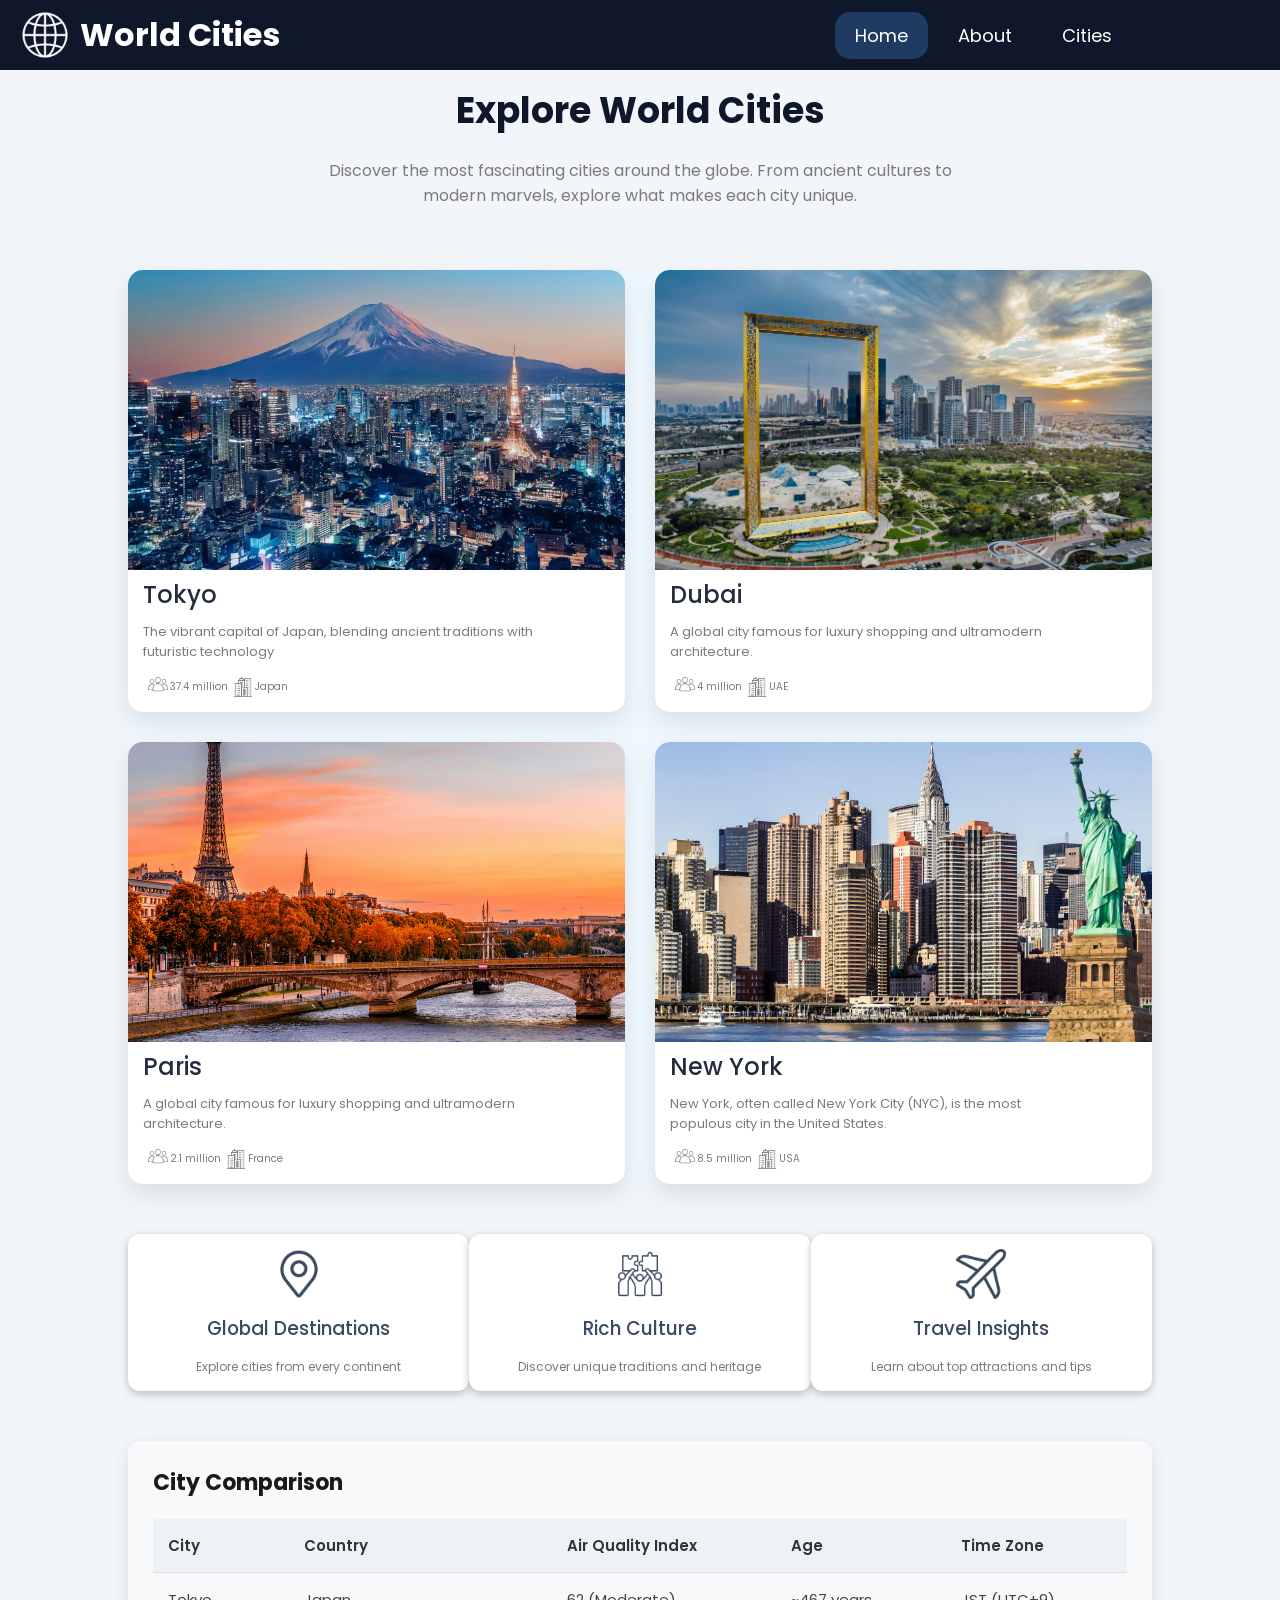
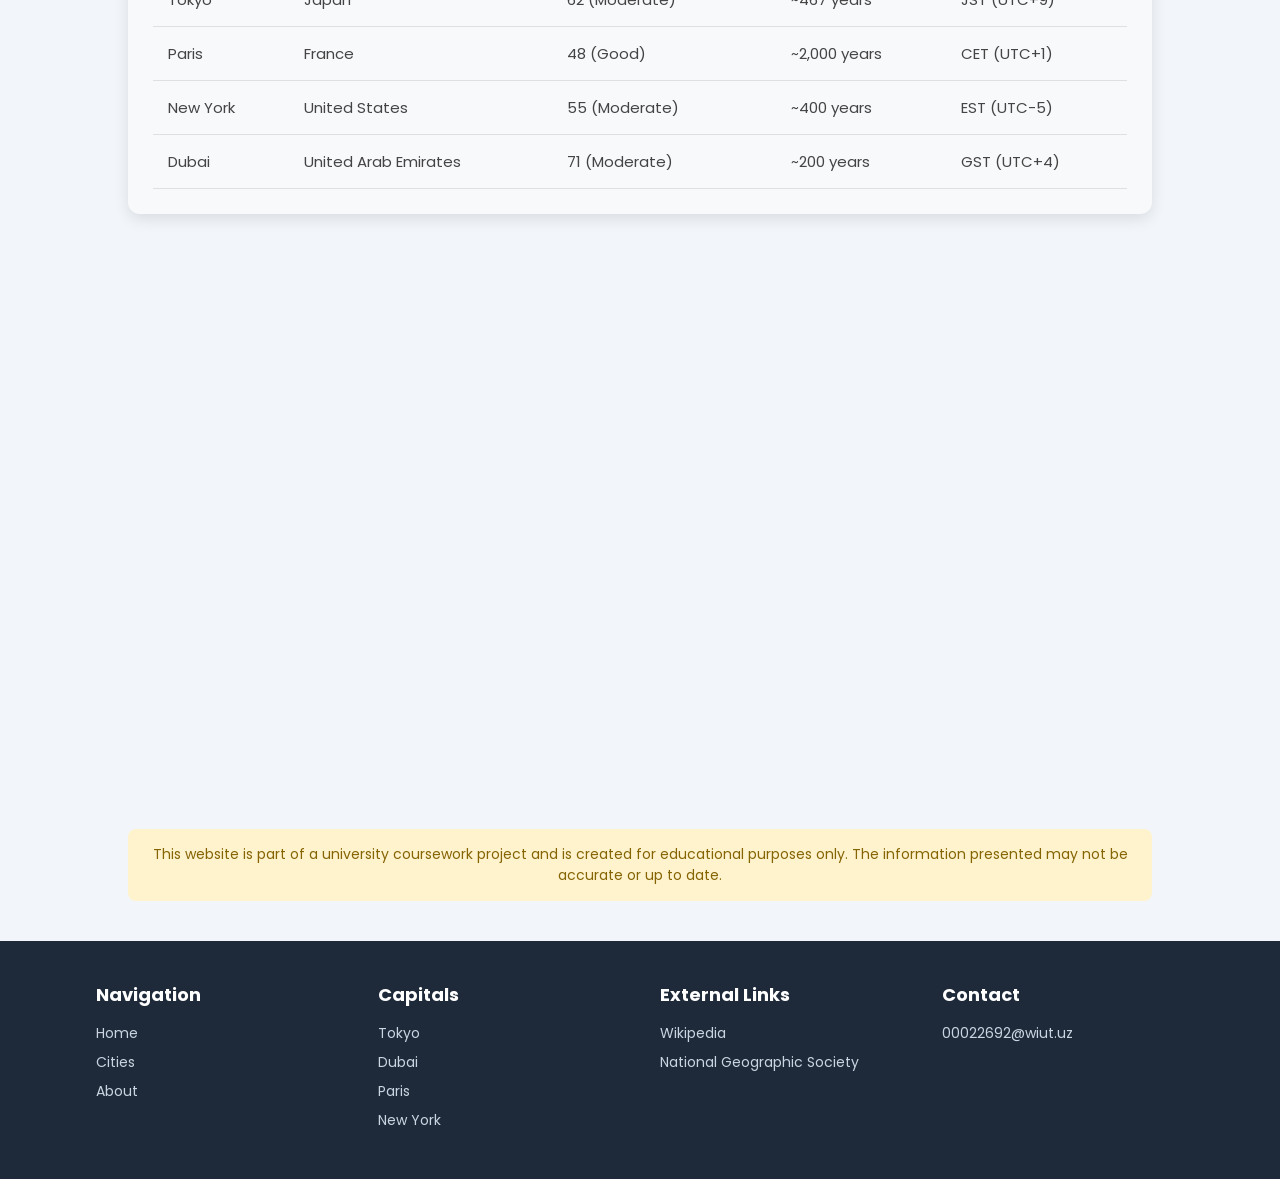
<file: index.html>
<!DOCTYPE html>
<html lang="en">
<head>
    <meta charset="UTF-8">
    <meta name="viewport" content="width=device-width, initial-scale=1.0">
    <link rel="stylesheet" href="styles.css">
    <link rel="preconnect" href="https://fonts.googleapis.com">
    <link rel="preconnect" href="https://fonts.gstatic.com" crossorigin>
    <link href="https://fonts.googleapis.com/css2?family=Poppins:wght@400;500;600;700&display=swap" rel="stylesheet">
    <title>Wotld Cities</title>
</head>
<body>
    <header>
        <div>
            <img src="images\Main logo.png" alt="logo">
            <h1 id="logo">World Cities</h1>
        </div>
        <nav>
            <ul>
                <li><a id="active" href="index.html">Home</a></li>
                <li><a href="about.html">About</a></li>
                <li class="drop-li"><a href="#">Cities
                     <ul class="drop-ul">
                        <li class="drop-li-li"><a href="tokyo.html" class="drop-a">Tokyo</a></li>
                        <li class="drop-li-li"><a href="paris.html" class="drop-a">Paris</a></li>
                        <li class="drop-li-li"><a href="dubai.html" class="drop-a">Dubai</a></li>
                        <li class="drop-li-li"><a href="newyork.html" class="drop-a">New york</a></li>
                    </ul>
                </a></li>
            </ul>
        </nav>
    </header>
    <section class="title-section">
        <div class="title-info">
            <h2 class="title">Explore World Cities</h2>
            <p class="title-des">Discover the most fascinating cities around the globe. From ancient cultures to modern marvels, explore what makes each city unique.</p>
        </div>
    </section>
    <section class="card-section">
        <div class="card">
            <img class="card-img" src="images/Tokyo - card image.webp" alt="tokyo">
            <h1 class="card-title">Tokyo</h1>
            <p class="card-des">The vibrant capital of Japan, blending ancient traditions with futuristic technology</p>
            <div class="card-bottom">
                <img src="images/icons/people.png" alt="population" class="card-bottom-img">
                <p class="card-bottom-des">37.4 million</p>
                <img src="images/icons/skyline.png" alt="capital" class="card-bottom-img">
                <p class="card-bottom-des">Japan</p>
            </div>
        </div>
         <div class="card">
            <img class="card-img" src="images/Dubai - card image.avif" alt="Dubai">
            <h1 class="card-title">Dubai</h1>
            <p class="card-des">A global city famous for luxury shopping and ultramodern architecture.</p>
            <div class="card-bottom">
                <img src="images/icons/people.png" alt="population" class="card-bottom-img">
                <p class="card-bottom-des">4 million</p>
                <img src="images/icons/skyline.png" alt="capital" class="card-bottom-img">
                <p class="card-bottom-des">UAE</p>
            </div>
        </div>
         <div class="card">
            <img class="card-img" src="images/Paris - card image.avif" alt="Paris">
            <h1 class="card-title">Paris</h1>
            <p class="card-des">A global city famous for luxury shopping and ultramodern architecture.</p>
            <div class="card-bottom">
                <img src="images/icons/people.png" alt="population" class="card-bottom-img">
                <p class="card-bottom-des">2.1 million</p>
                <img src="images/icons/skyline.png" alt="capital" class="card-bottom-img">
                <p class="card-bottom-des">France</p>
            </div>
        </div>
         <div class="card">
            <img class="card-img" src="images\New York - card image.avif" alt="tokyo">
            <h1 class="card-title">New York</h1>
            <p class="card-des">New York, often called New York City (NYC), is the most populous city in the United States.</p>
            <div class="card-bottom">
                <img src="images/icons/people.png" alt="population" class="card-bottom-img">
                <p class="card-bottom-des">8.5 million</p>
                <img src="images/icons/skyline.png" alt="capital" class="card-bottom-img">
                <p class="card-bottom-des">USA</p>
            </div>
        </div>
    </section>
    <section class="info-section">
        <div class="info-card">
            <img src="images/icons/pin-map.png" alt="location" class="info-img">
            <h3 class="info-title">Global Destinations</h3>
            <p class="info-des">Explore cities from every continent</p>
        </div>
        <div class="info-card">
            <img src="images/icons/cultural-diversity.png" alt="culture" class="info-img">
            <h3 class="info-title">Rich Culture</h3>
            <p class="info-des">Discover unique traditions and heritage</p>
        </div>
        <div class="info-card">
            <img src="images/icons/airplane.png" alt="location" class="info-img">
            <h3 class="info-title">Travel Insights</h3>
            <p class="info-des">Learn about top attractions and tips</p>
        </div>
    </section>
    <section class="table-section">
      <h2>City Comparison</h2>
        <table class="city-table">
            <thead>
                <tr>
                    <th>City</th>
                    <th>Country</th>
                    <th>Air Quality Index</th>
                    <th>Age</th>
                    <th>Time Zone</th>
                </tr>
            </thead>
            <tbody>
                <tr>
                    <td>Tokyo</td>
                    <td>Japan</td>
                    <td>62 (Moderate)</td>
                    <td>~467 years</td>
                    <td>JST (UTC+9)</td>
                </tr>
                <tr>
                    <td>Paris</td>
                    <td>France</td>
                    <td>48 (Good)</td>
                    <td>~2,000 years</td>
                    <td>CET (UTC+1)</td>
                </tr>
                <tr>
                    <td>New York</td>
                    <td>United States</td>
                    <td>55 (Moderate)</td>
                    <td>~400 years</td>
                    <td>EST (UTC-5)</td>
                </tr>
                <tr>
                    <td>Dubai</td>
                    <td>United Arab Emirates</td>
                    <td>71 (Moderate)</td>
                    <td>~200 years</td>
                    <td>GST (UTC+4)</td>
                </tr>
            </tbody>
        </table>
</section>
<section class="video">
    <iframe  width="860" height="515" src="https://www.youtube.com/embed/X2aY-HgWjzg?si=uAta0BebWaIqQQmj" title="YouTube video player" frameborder="0" allow="accelerometer; autoplay; clipboard-write; encrypted-media; gyroscope; picture-in-picture; web-share" referrerpolicy="strict-origin-when-cross-origin" allowfullscreen></iframe>
</section>
    <section class="disclaimer">
  <p>
    This website is part of a university coursework project and is created for educational purposes only. 
    The information presented may not be accurate or up to date.
  </p>
</section>
<footer class="footer">
  <div class="footer-container">
    <div class="footer-column">
      <h3>Navigation</h3>
      <a href="index.html">Home</a>
      <a href="#">Cities</a>
      <a href="about.html">About</a>
    </div>
    <div class="footer-column">
      <h3>Capitals</h3>
      <a href="tokyo.css">Tokyo</a>
      <a href="dubai.html">Dubai</a>
      <a href="paris.html">Paris</a>
      <a href="newyork.html">New York</a>
    </div>
    <div class="footer-column">
      <h3>External Links</h3>
      <a href="https://www.wikipedia.org" target="_blank">Wikipedia</a>
      <a href="https://www.nationalgeographic.com" target="_blank">National Geographic Society</a>
    </div>
    <div class="footer-column">
      <h3>Contact</h3>
      <a href="mailto:00022692@wiut.uz">00022692@wiut.uz</a>
    </div>
  </div>
</footer>
</body>
</html>
</file>
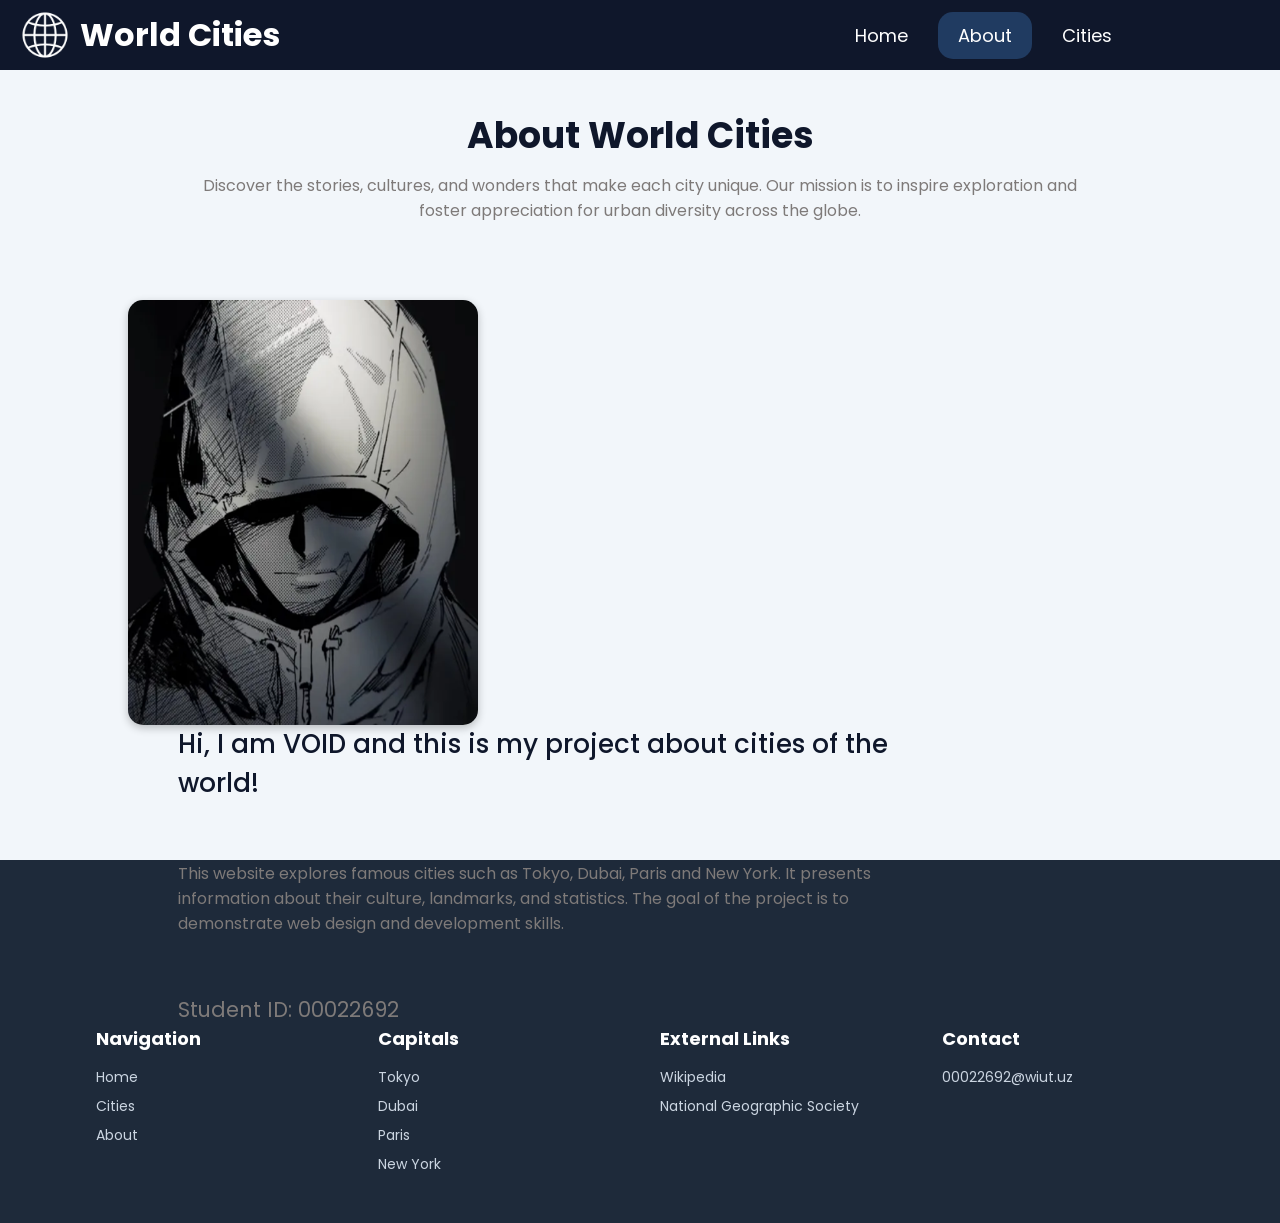
<file: about.html>
<!DOCTYPE html>
<html lang="en">
<head>
    <meta charset="UTF-8">
    <meta name="viewport" content="width=device-width, initial-scale=1.0">
    <link rel="stylesheet" href="about.css">
    <link rel="preconnect" href="https://fonts.googleapis.com">
    <link rel="preconnect" href="https://fonts.gstatic.com" crossorigin>
    <link href="https://fonts.googleapis.com/css2?family=Poppins:wght@400;500;600;700&display=swap" rel="stylesheet">
    <title>About</title>
</head>
<body>
    <header>
        <div>
            <img src="images/Main logo.png" alt="logo">
            <h1 id="logo">World Cities</h1>
        </div>
        <nav>
            <ul>
                <li><a href="index.html">Home</a></li>
                <li><a id="active" href="about.html">About</a></li>
                <li class="drop-li"><a href="#">Cities
                     <ul class="drop-ul">
                        <li class="drop-li-li"><a href="tokyo.html" class="drop-a">Tokyo</a></li>
                        <li class="drop-li-li"><a href="paris.html" class="drop-a">Paris</a></li>
                        <li class="drop-li-li"><a href="dubai.html" class="drop-a">Dubai</a></li>
                        <li class="drop-li-li"><a href="newyork.html" class="drop-a">New york</a></li>
                    </ul>
                </a></li>
            </ul>
        </nav>
    </header>
    <section class="title-section">
        <div class="title-info">
            <h2 class="title">About World Cities</h2>
            <p class="title-des">Discover the stories, cultures, and wonders that make each city unique. Our mission is to inspire exploration and foster appreciation for urban diversity across the globe.</p>
        </div>
    </section>
    <section class="hero-section">
        <div class="hero-img-div">
            <img src="images/About - main image.png" alt="imgage" class="hero-img">
        </div>
        <div class="hero-info">
            <h1 class="hero-title">Hi, I am VOID and this is my project about cities of the world!</h1>
            <p class="hero-des">This website explores famous cities such as Tokyo, Dubai, Paris and New York. It presents information about their culture, landmarks, and statistics. The goal of the project is to demonstrate web design and development skills.</p>
            <p class="hero-id">Student ID: 00022692</p>
        </div>
    </section>
    <footer class="footer">
        <div class="footer-container">
            <div class="footer-column">
                <h3>Navigation</h3>
                <a href="index.html">Home</a>
                <a href="#">Cities</a>
                <a href="about.html">About</a>
                </div>
            <div class="footer-column">
                <h3>Capitals</h3>
                <a href="tokyo.html">Tokyo</a>
                <a href="dubai.html">Dubai</a>
                <a href="paris.html">Paris</a>
                <a href="newyork.html">New York</a>
            </div>
            <div class="footer-column">
                <h3>External Links</h3>
                <a href="https://www.wikipedia.org" target="_blank">Wikipedia</a>
                <a href="https://www.nationalgeographic.com" target="_blank">National Geographic Society</a>
            </div>
            <div class="footer-column">
                <h3>Contact</h3>
                <a href="mailto:00022692@wiut.uz">00022692@wiut.uz</a>
            </div>
        </div>
    </footer>
</body>
</html>
</file>
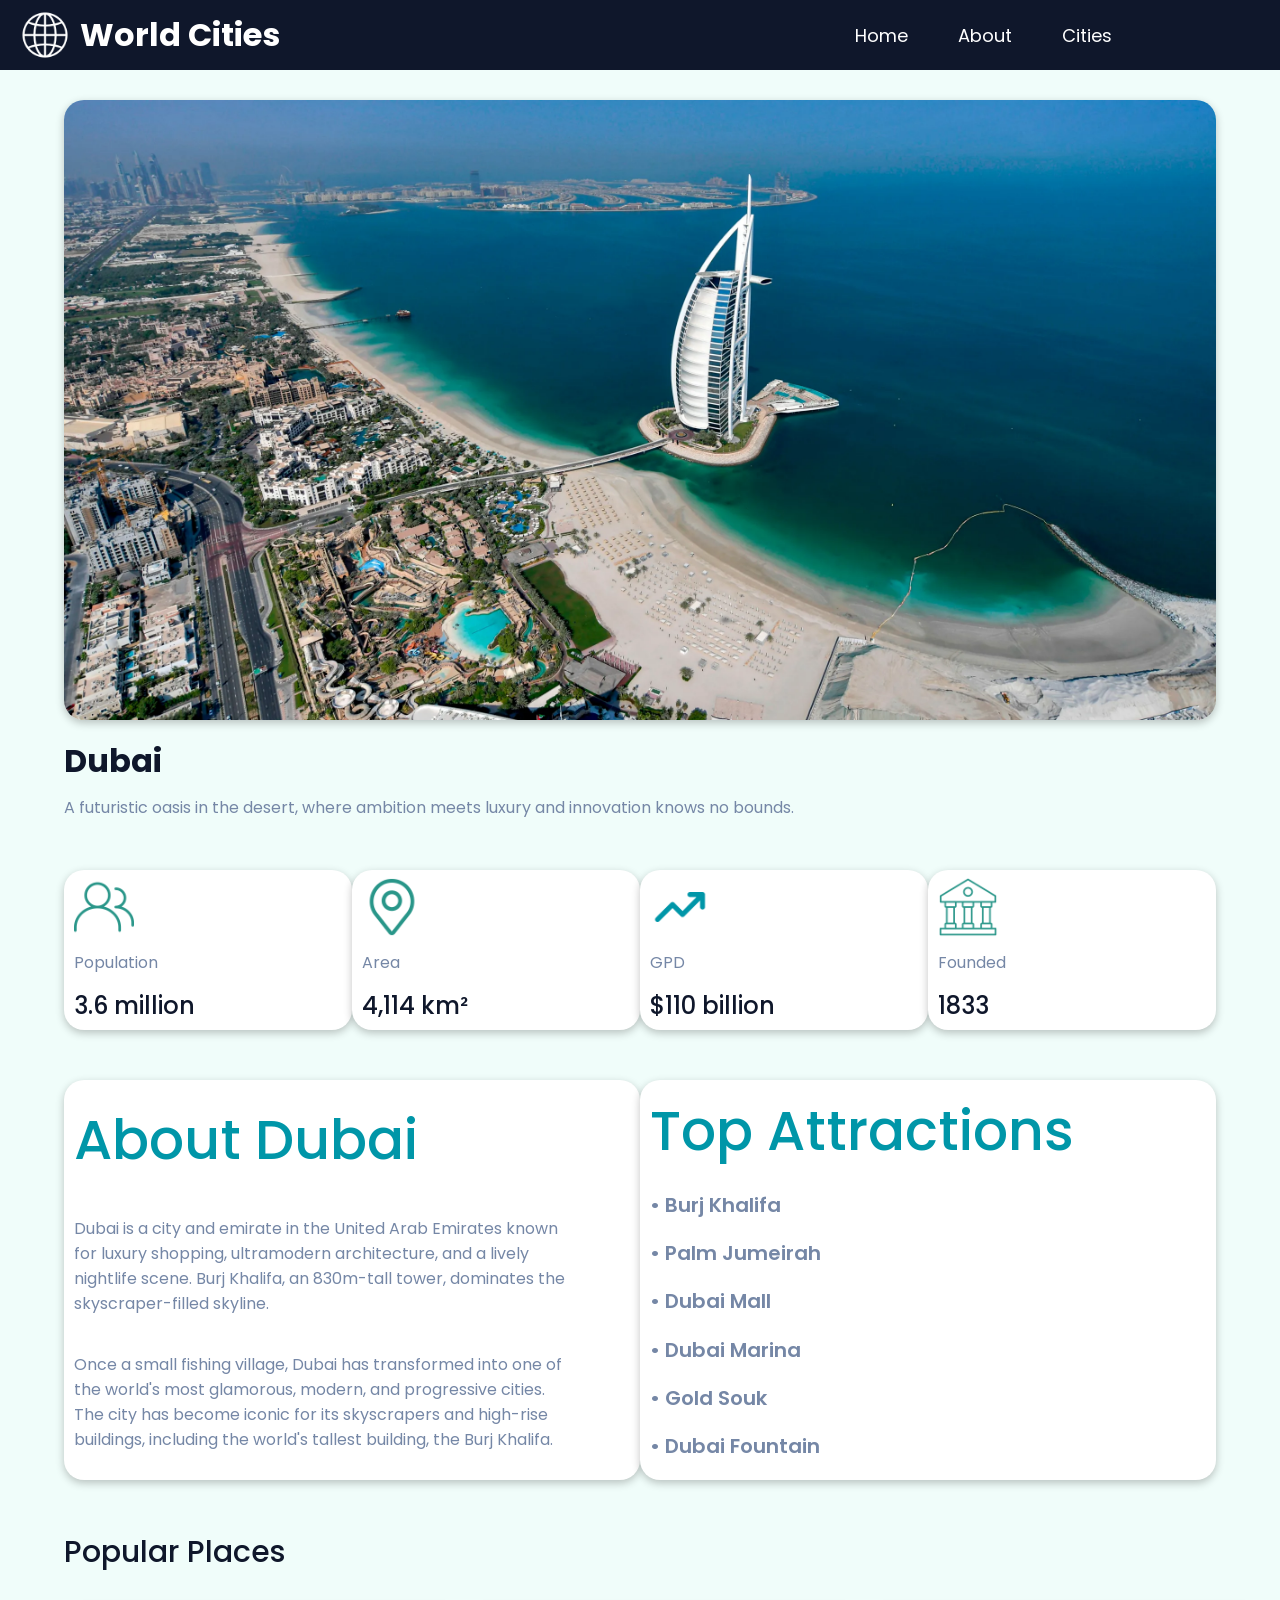
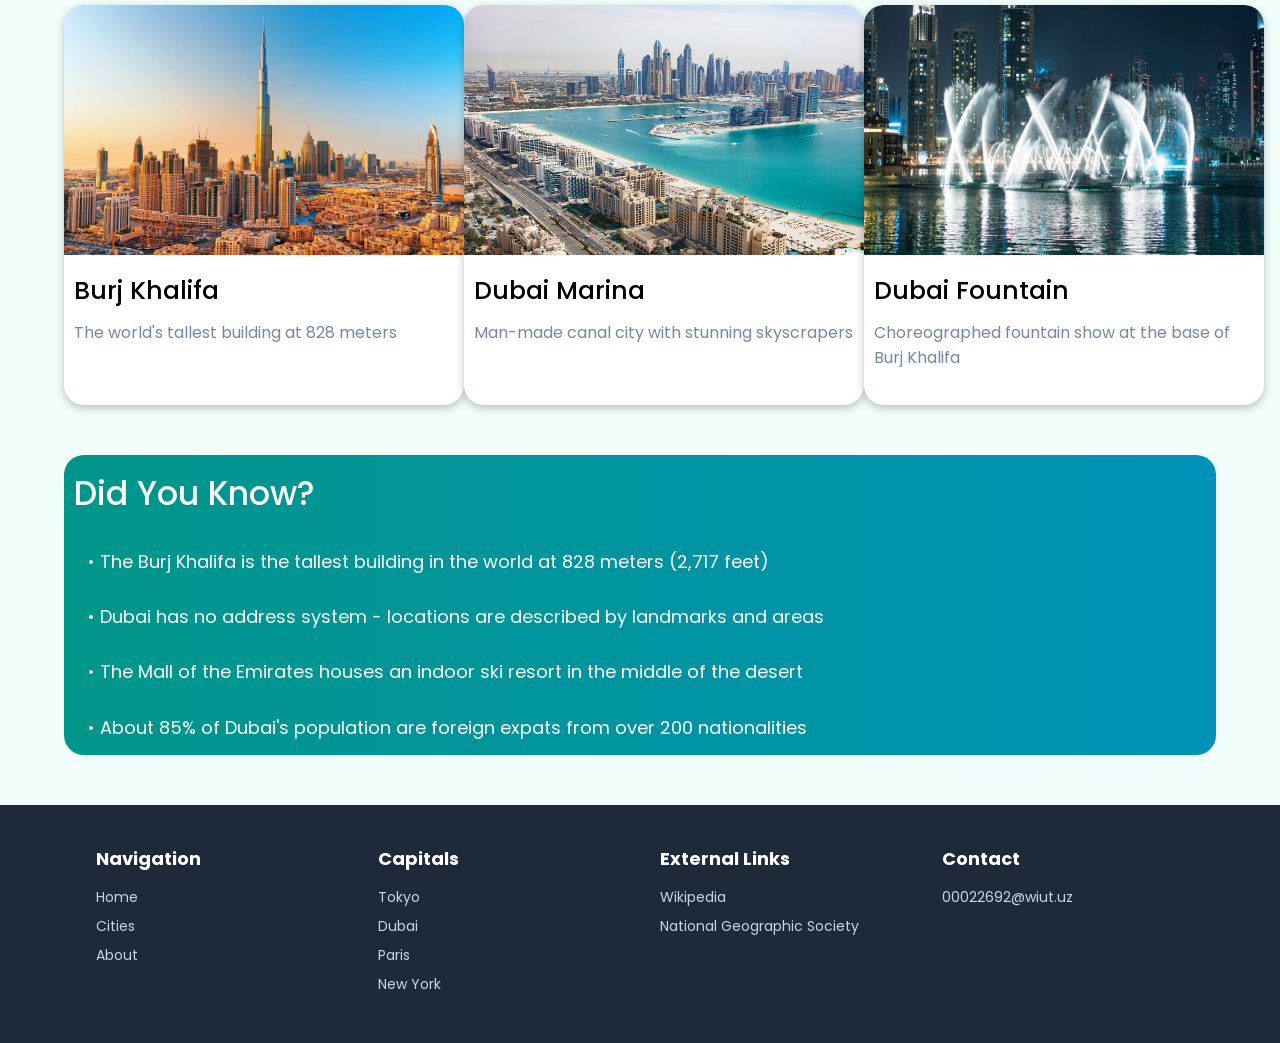
<file: dubai.html>
<!DOCTYPE html>
<html lang="en">
<head>
    <meta charset="UTF-8">
    <meta name="viewport" content="width=device-width, initial-scale=1.0">
    <link rel="stylesheet" href="dubai.css">
    <link rel="preconnect" href="https://fonts.googleapis.com">
    <link rel="preconnect" href="https://fonts.gstatic.com" crossorigin>
    <link href="https://fonts.googleapis.com/css2?family=Poppins:wght@400;500;600;700&display=swap" rel="stylesheet">
    <title>DUBAI</title>
</head>
<body>
    <header>
        <div>
            <img src="images/Main logo.png" alt="logo">
            <h1 id="logo">World Cities</h1>
        </div>
        <nav>
            <ul>
                <li><a href="index.html">Home</a></li>
                <li><a  href="about.html">About</a></li>
                <li class="drop-li"><a href="#">Cities
                     <ul class="drop-ul">
                        <li class="drop-li-li"><a href="tokyo.html"  class="drop-a">Tokyo</a></li>
                        <li class="drop-li-li"><a href="paris.html" class="drop-a">Paris</a></li>
                        <li class="drop-li-li"><a href="dubai.html" id="active" class="drop-a">Dubai</a></li>
                        <li class="drop-li-li"><a href="newyork.html" class="drop-a">New york</a></li>
                    </ul>
                </a></li>
            </ul>
        </nav>
    </header>
    <section class="hero-section">
        <img src="images/Dubai Page/hero main img.webp" alt="main img" class="hero-img">
        <h1 class="hero-title">Dubai</h1>
        <p class="hero-des">A futuristic oasis in the desert, where ambition meets luxury and innovation knows no bounds.</p>
    </section>
    <section class="info-section">
        <div class="info-card">
            <img src="images/icons/user (3).png" alt="icon" class="info-card-icon">
            <p class="info-card-des">Population</p>
            <h1 class="info-card-title">3.6 million</h1>
        </div>
        <div class="info-card">
            <img src="images/icons/pin-map (4).png" alt="icon" class="info-card-icon">
            <p class="info-card-des">Area</p>
            <h1 class="info-card-title">4,114 km²</h1>
        </div>
        <div class="info-card">
            <img src="images/icons/grow-up (4).png" alt="icon" class="info-card-icon">
            <p class="info-card-des">GPD</p>
            <h1 class="info-card-title">$110 billion</h1>
        </div>
        <div class="info-card">
            <img src="images/icons/bank (3).png" alt="icon" class="info-card-icon">
            <p class="info-card-des">Founded</p>
            <h1 class="info-card-title">1833</h1>
        </div>
    </section>
    <section class="about-section">
        <div class="about-card">
            <h1 class="about-card-title">About Dubai</h1>
            <p class="about-card-des">Dubai is a city and emirate in the United Arab Emirates known for luxury shopping, ultramodern architecture, and a lively nightlife scene. Burj Khalifa, an 830m-tall tower, dominates the skyscraper-filled skyline.</p>
            <p class="about-card-des1">Once a small fishing village, Dubai has transformed into one of the world's most glamorous, modern, and progressive cities. The city has become iconic for its skyscrapers and high-rise buildings, including the world's tallest building, the Burj Khalifa.</p>
        </div>
        <div class="about-card">
            <h1 class="about-card-title">Top Attractions</h1>
            <p class="about-card-des2">• Burj Khalifa</p>
            <p class="about-card-des2">• Palm Jumeirah</p>
            <p class="about-card-des2">• Dubai Mall</p>
            <p class="about-card-des2">• Dubai Marina</p>
            <p class="about-card-des2">• Gold Souk</p>
            <p class="about-card-des3">• Dubai Fountain</p>
        </div>
    </section>
    <h1 class="card-section-title">Popular Places</h1>
    <section class="card-section">
        <div class="card">
            <img class="card-img" src="images/Dubai Page/hero card img.webp" alt="img">
            <h1 class="card-title">Burj Khalifa</h1>
            <p class="card-des">The world's tallest building at 828 meters</p>
        </div>
        <div class="card">
            <img class="card-img" src="images/Dubai Page/hero card img 1.jpg" alt="img">
            <h1 class="card-title">Dubai Marina</h1>
            <p class="card-des">Man-made canal city with stunning skyscrapers</p>
        </div>
        <div class="card">
            <img class="card-img" src="images/Dubai Page/hero card img 2.jpg" alt="img">
            <h1 class="card-title">Dubai Fountain</h1>
            <p class="card-des">Choreographed fountain show at the base of Burj Khalifa</p>
        </div>
    </section>
    <section class="facts-section">
        <h1 class="facts-title">Did You Know?</h1>
        <p class="facts-des">• The Burj Khalifa is the tallest building in the world at 828 meters (2,717 feet)</p>
        <p class="facts-des">• Dubai has no address system - locations are described by landmarks and areas</p>
        <p class="facts-des">• The Mall of the Emirates houses an indoor ski resort in the middle of the desert</p>
        <p class="facts-des">• About 85% of Dubai's population are foreign expats from over 200 nationalities</p>
    </section>
    <footer class="footer">
        <div class="footer-container">
            <div class="footer-column">
                <h3>Navigation</h3>
                <a href="index.html">Home</a>
                <a href="#">Cities</a>
                <a href="about.html">About</a>
                </div>
            <div class="footer-column">
                <h3>Capitals</h3>
                <a href="tokyo.html">Tokyo</a>
                <a href="dubai.html">Dubai</a>
                <a href="paris.html">Paris</a>
                <a href="newyork.html">New York</a>
            </div>
            <div class="footer-column">
                <h3>External Links</h3>
                <a href="https://www.wikipedia.org" target="_blank">Wikipedia</a>
                <a href="https://www.nationalgeographic.com" target="_blank">National Geographic Society</a>
            </div>
            <div class="footer-column">
                <h3>Contact</h3>
                <a href="mailto:00022692@wiut.uz">00022692@wiut.uz</a>
            </div>
        </div>
    </footer>
</body>
</html>
</file>
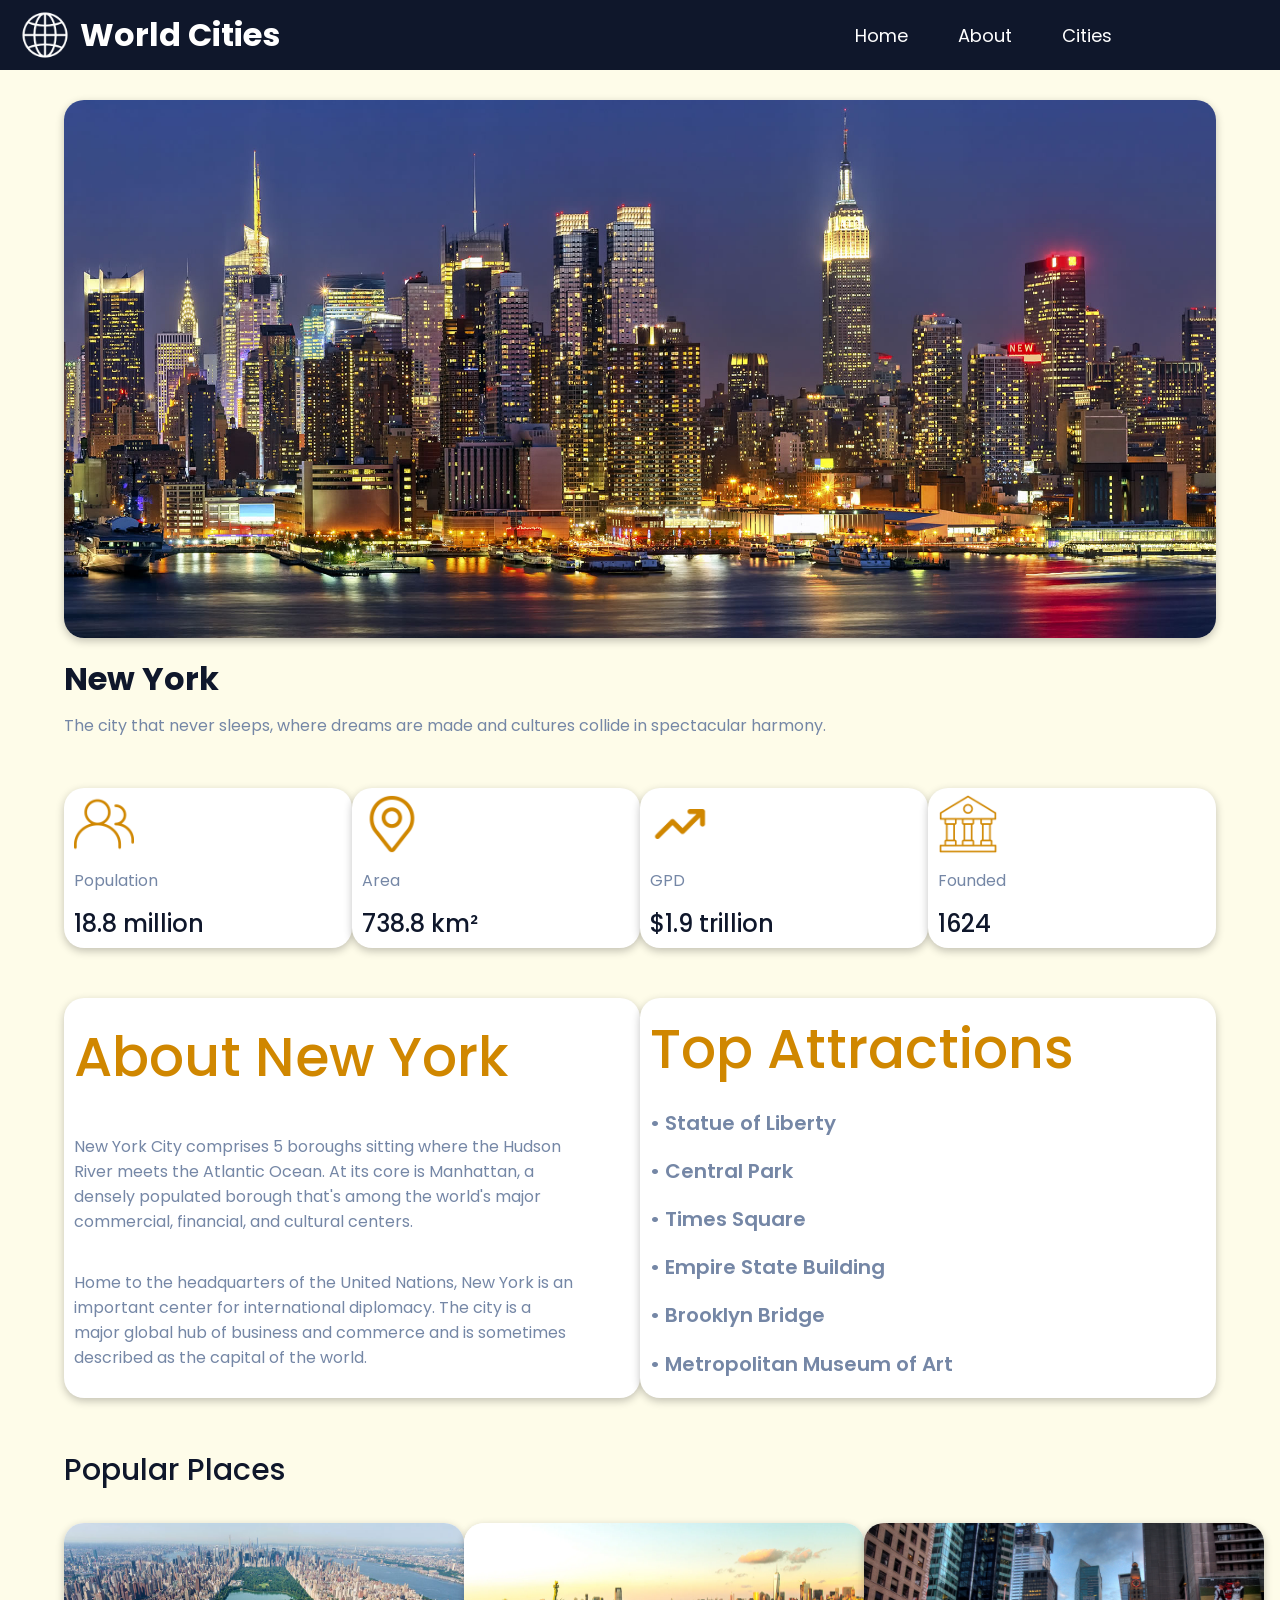
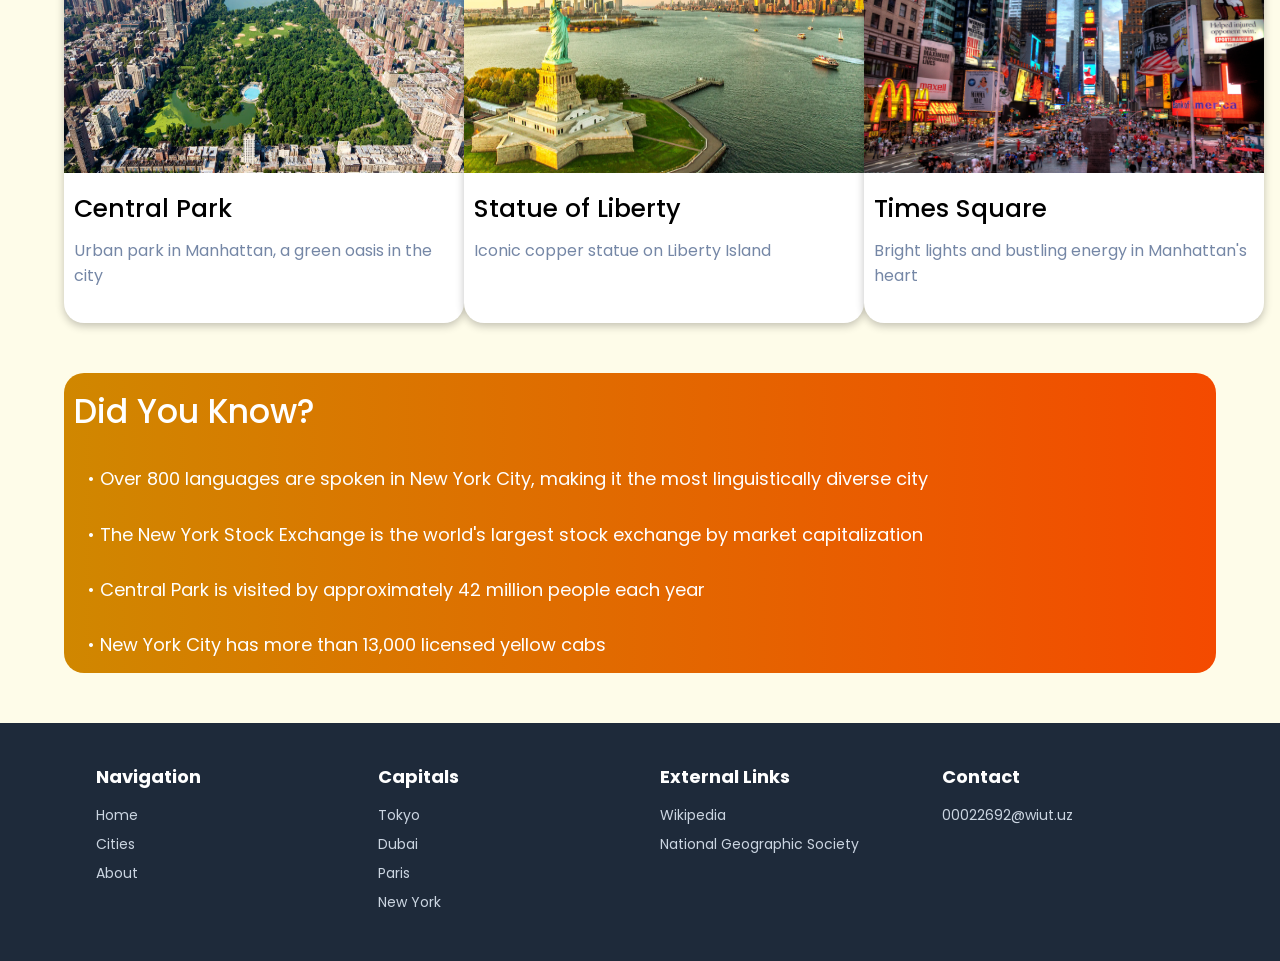
<file: newyork.html>
<!DOCTYPE html>
<html lang="en">
<head>
    <meta charset="UTF-8">
    <meta name="viewport" content="width=device-width, initial-scale=1.0">
    <link rel="stylesheet" href="newyork.css">
    <link rel="preconnect" href="https://fonts.googleapis.com">
    <link rel="preconnect" href="https://fonts.gstatic.com" crossorigin>
    <link href="https://fonts.googleapis.com/css2?family=Poppins:wght@400;500;600;700&display=swap" rel="stylesheet">
    <title>NEW YORK</title>
</head>
<body>
    <header>
        <div>
            <img src="images/Main logo.png" alt="logo">
            <h1 id="logo">World Cities</h1>
        </div>
        <nav>
            <ul>
                <li><a href="index.html">Home</a></li>
                <li><a  href="about.html">About</a></li>
                <li class="drop-li"><a href="#">Cities
                     <ul class="drop-ul">
                        <li class="drop-li-li"><a href="tokyo.html" class="drop-a">Tokyo</a></li>
                        <li class="drop-li-li"><a href="paris.html" class="drop-a">Paris</a></li>
                        <li class="drop-li-li"><a href="dubai.html" class="drop-a">Dubai</a></li>
                        <li class="drop-li-li"><a href="newyork.html" class="drop-a" id="active">New york</a></li>
                    </ul>
                </a></li>
            </ul>
        </nav>
    </header>
    <section class="hero-section">
        <img src="images/Newyork Page/hero main img.jpg" alt="main img" class="hero-img">
        <h1 class="hero-title">New York</h1>
        <p class="hero-des">The city that never sleeps, where dreams are made and cultures collide in spectacular harmony.</p>
    </section>
    <section class="info-section">
        <div class="info-card">
            <img src="images/icons/user (1).png" alt="icon" class="info-card-icon">
            <p class="info-card-des">Population</p>
            <h1 class="info-card-title">18.8 million</h1>
        </div>
        <div class="info-card">
            <img src="images/icons/pin-map (1).png" alt="icon" class="info-card-icon">
            <p class="info-card-des">Area</p>
            <h1 class="info-card-title">738.8 km²</h1>
        </div>
        <div class="info-card">
            <img src="images/icons/grow-up.png" alt="icon" class="info-card-icon">
            <p class="info-card-des">GPD</p>
            <h1 class="info-card-title">$1.9 trillion</h1>
        </div>
        <div class="info-card">
            <img src="images/icons/bank (1).png" alt="icon" class="info-card-icon">
            <p class="info-card-des">Founded</p>
            <h1 class="info-card-title">1624</h1>
        </div>
    </section>
    <section class="about-section">
        <div class="about-card">
            <h1 class="about-card-title">About New York</h1>
            <p class="about-card-des">New York City comprises 5 boroughs sitting where the Hudson River meets the Atlantic Ocean. At its core is Manhattan, a densely populated borough that's among the world's major commercial, financial, and cultural centers.</p>
            <p class="about-card-des1">Home to the headquarters of the United Nations, New York is an important center for international diplomacy. The city is a major global hub of business and commerce and is sometimes described as the capital of the world.</p>
        </div>
        <div class="about-card">
            <h1 class="about-card-title">Top Attractions</h1>
            <p class="about-card-des2">• Statue of Liberty</p>
            <p class="about-card-des2">• Central Park</p>
            <p class="about-card-des2">• Times Square</p>
            <p class="about-card-des2">• Empire State Building</p>
            <p class="about-card-des2">• Brooklyn Bridge</p>
            <p class="about-card-des3">• Metropolitan Museum of Art</p>
        </div>
    </section>
    <h1 class="card-section-title">Popular Places</h1>
    <section class="card-section">
        <div class="card">
            <img class="card-img" src="images/Newyork Page/hero card img.jpg" alt="img">
            <h1 class="card-title">Central Park</h1>
            <p class="card-des">Urban park in Manhattan, a green oasis in the city</p>
        </div>
        <div class="card">
            <img class="card-img" src="images/Newyork Page/hero card img 1.webp" alt="img">
            <h1 class="card-title">Statue of Liberty</h1>
            <p class="card-des">Iconic copper statue on Liberty Island</p>
        </div>
        <div class="card">
            <img class="card-img" src="images/Newyork Page/hero card img 2.jpg" alt="img">
            <h1 class="card-title">Times Square</h1>
            <p class="card-des">Bright lights and bustling energy in Manhattan's heart</p>
        </div>
    </section>
    <section class="facts-section">
        <h1 class="facts-title">Did You Know?</h1>
        <p class="facts-des">• Over 800 languages are spoken in New York City, making it the most linguistically diverse city</p>
        <p class="facts-des">• The New York Stock Exchange is the world's largest stock exchange by market capitalization</p>
        <p class="facts-des">• Central Park is visited by approximately 42 million people each year</p>
        <p class="facts-des">• New York City has more than 13,000 licensed yellow cabs</p>
    </section>
    <footer class="footer">
        <div class="footer-container">
            <div class="footer-column">
                <h3>Navigation</h3>
                <a href="index.html">Home</a>
                <a href="#">Cities</a>
                <a href="about.html">About</a>
                </div>
            <div class="footer-column">
                <h3>Capitals</h3>
                <a href="tokyo.html">Tokyo</a>
                <a href="dubai.html">Dubai</a>
                <a href="paris.html">Paris</a>
                <a href="newyork.html">New York</a>
            </div>
            <div class="footer-column">
                <h3>External Links</h3>
                <a href="https://www.wikipedia.org" target="_blank">Wikipedia</a>
                <a href="https://www.nationalgeographic.com" target="_blank">National Geographic Society</a>
            </div>
            <div class="footer-column">
                <h3>Contact</h3>
                <a href="mailto:00022692@wiut.uz">00022692@wiut.uz</a>
            </div>
        </div>
    </footer>
</body>
</html>
</file>
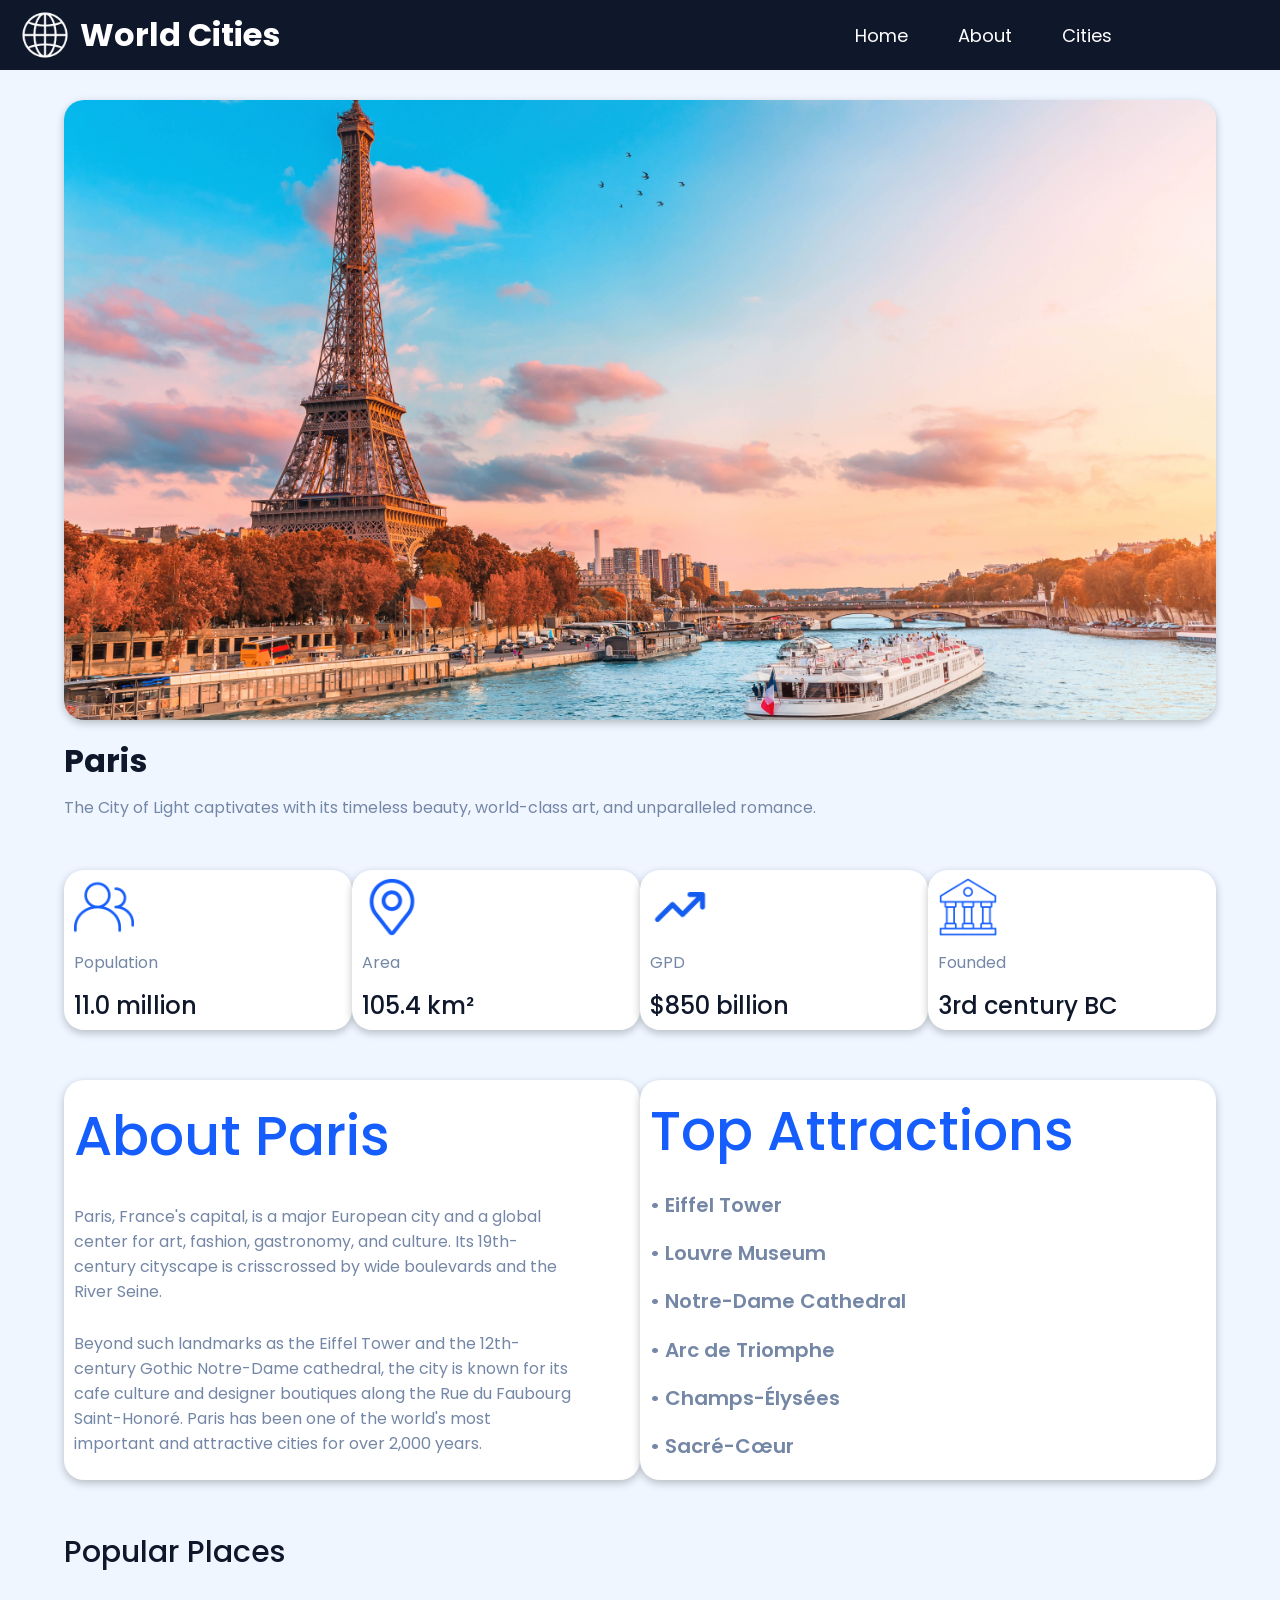
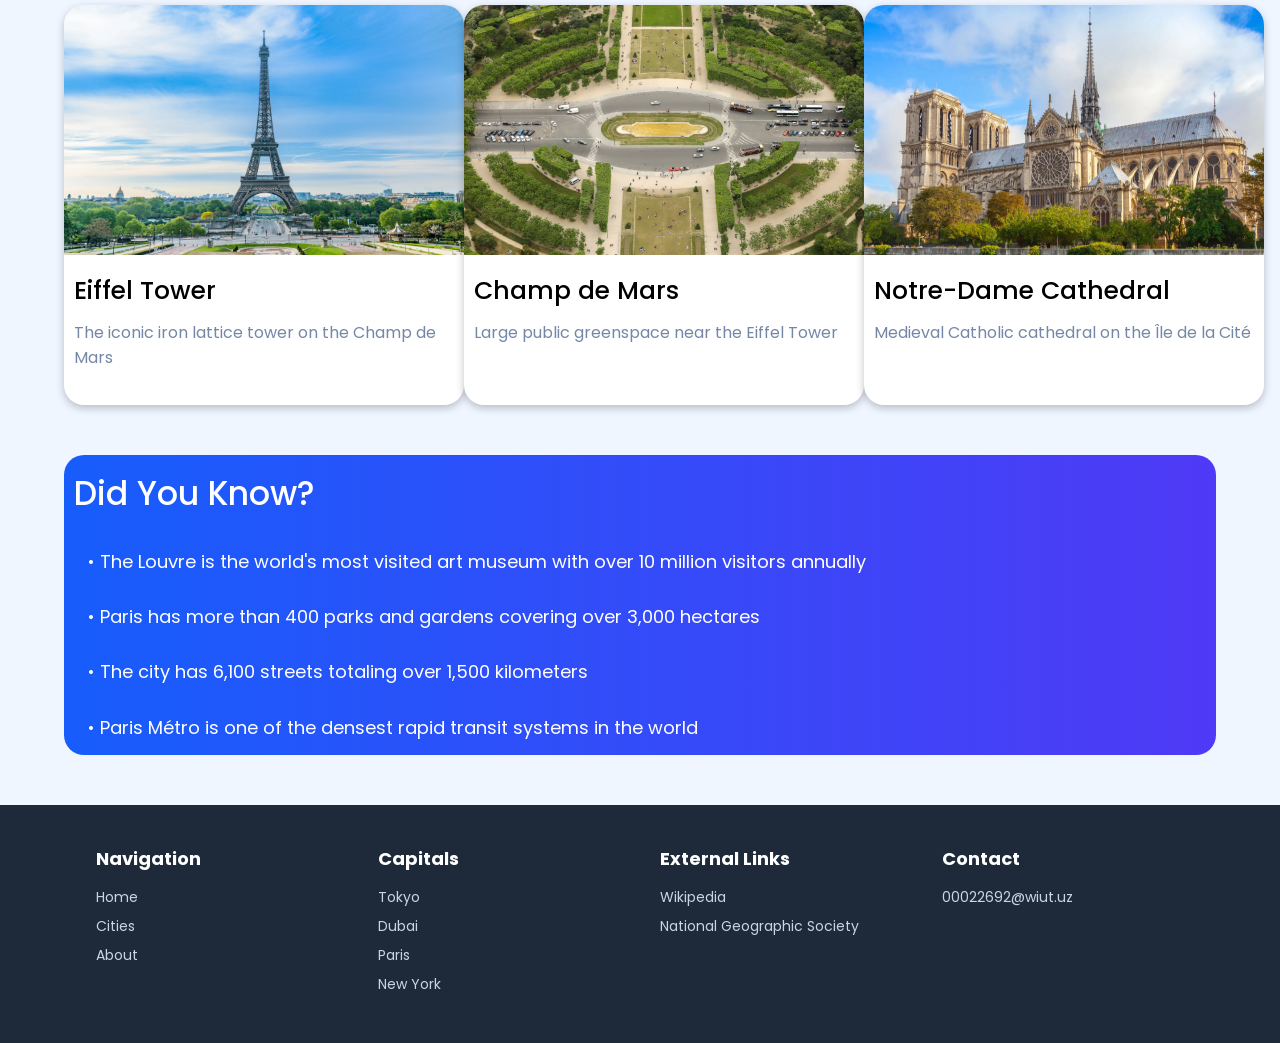
<file: paris.html>
<!DOCTYPE html>
<html lang="en">
<head>
    <meta charset="UTF-8">
    <meta name="viewport" content="width=device-width, initial-scale=1.0">
    <link rel="stylesheet" href="paris.css">
    <link rel="preconnect" href="https://fonts.googleapis.com">
    <link rel="preconnect" href="https://fonts.gstatic.com" crossorigin>
    <link href="https://fonts.googleapis.com/css2?family=Poppins:wght@400;500;600;700&display=swap" rel="stylesheet">
    <title>PARIS</title>
</head>
<body>
    <header>
        <div>
            <img src="images/Main logo.png" alt="logo">
            <h1 id="logo">World Cities</h1>
        </div>
        <nav>
            <ul>
                <li><a href="index.html">Home</a></li>
                <li><a  href="about.html">About</a></li>
                <li class="drop-li"><a href="#">Cities
                     <ul class="drop-ul">
                        <li class="drop-li-li"><a href="tokyo.html"  class="drop-a">Tokyo</a></li>
                        <li class="drop-li-li"><a href="paris.html" id="active" class="drop-a">Paris</a></li>
                        <li class="drop-li-li"><a href="dubai.html" class="drop-a">Dubai</a></li>
                        <li class="drop-li-li"><a href="newyork.html" class="drop-a">New york</a></li>
                    </ul>
                </a></li>
            </ul>
        </nav>
    </header>
    <section class="hero-section">
        <img src="images/Paris Page/hero main img.jpg" alt="main img" class="hero-img">
        <h1 class="hero-title">Paris</h1>
        <p class="hero-des">The City of Light captivates with its timeless beauty, world-class art, and unparalleled romance.</p>
    </section>
    <section class="info-section">
        <div class="info-card">
            <img src="images/icons/user (2).png" alt="icon" class="info-card-icon">
            <p class="info-card-des">Population</p>
            <h1 class="info-card-title">11.0 million</h1>
        </div>
        <div class="info-card">
            <img src="images/icons/pin-map (3).png" alt="icon" class="info-card-icon">
            <p class="info-card-des">Area</p>
            <h1 class="info-card-title">105.4 km²</h1>
        </div>
        <div class="info-card">
            <img src="images/icons/grow-up (2).png" alt="icon" class="info-card-icon">
            <p class="info-card-des">GPD</p>
            <h1 class="info-card-title">$850 billion</h1>
        </div>
        <div class="info-card">
            <img src="images/icons/bank (2).png" alt="icon" class="info-card-icon">
            <p class="info-card-des">Founded</p>
            <h1 class="info-card-title">3rd century BC</h1>
        </div>
    </section>
    <section class="about-section">
        <div class="about-card">
            <h1 class="about-card-title">About Paris</h1>
            <p class="about-card-des">Paris, France's capital, is a major European city and a global center for art, fashion, gastronomy, and culture. Its 19th-century cityscape is crisscrossed by wide boulevards and the River Seine.</p>
            <p class="about-card-des1">Beyond such landmarks as the Eiffel Tower and the 12th-century Gothic Notre-Dame cathedral, the city is known for its cafe culture and designer boutiques along the Rue du Faubourg Saint-Honoré. Paris has been one of the world's most important and attractive cities for over 2,000 years.</p>
        </div>
        <div class="about-card">
            <h1 class="about-card-title">Top Attractions</h1>
            <p class="about-card-des2">• Eiffel Tower</p>
            <p class="about-card-des2">• Louvre Museum</p>
            <p class="about-card-des2">• Notre-Dame Cathedral</p>
            <p class="about-card-des2">• Arc de Triomphe</p>
            <p class="about-card-des2">• Champs-Élysées</p>
            <p class="about-card-des3">• Sacré-Cœur</p>
        </div>
    </section>
    <h1 class="card-section-title">Popular Places</h1>
    <section class="card-section">
        <div class="card">
            <img class="card-img" src="images/Paris Page/hero card img.webp" alt="img">
            <h1 class="card-title">Eiffel Tower</h1>
            <p class="card-des">The iconic iron lattice tower on the Champ de Mars</p>
        </div>
        <div class="card">
            <img class="card-img" src="images/Paris Page/hero card img 1.jpg" alt="img">
            <h1 class="card-title">Champ de Mars</h1>
            <p class="card-des">Large public greenspace near the Eiffel Tower</p>
        </div>
        <div class="card">
            <img class="card-img" src="images/Paris Page/hero card img 2.webp" alt="img">
            <h1 class="card-title">Notre-Dame Cathedral</h1>
            <p class="card-des">Medieval Catholic cathedral on the Île de la Cité</p>
        </div>
    </section>
    <section class="facts-section">
        <h1 class="facts-title">Did You Know?</h1>
        <p class="facts-des">• The Louvre is the world's most visited art museum with over 10 million visitors annually</p>
        <p class="facts-des">• Paris has more than 400 parks and gardens covering over 3,000 hectares</p>
        <p class="facts-des">• The city has 6,100 streets totaling over 1,500 kilometers</p>
        <p class="facts-des">• Paris Métro is one of the densest rapid transit systems in the world</p>
    </section>
    <footer class="footer">
        <div class="footer-container">
            <div class="footer-column">
                <h3>Navigation</h3>
                <a href="index.html">Home</a>
                <a href="#">Cities</a>
                <a href="about.html">About</a>
                </div>
            <div class="footer-column">
                <h3>Capitals</h3>
                <a href="tokyo.html">Tokyo</a>
                <a href="dubai.html">Dubai</a>
                <a href="paris.html">Paris</a>
                <a href="newyork.html">New York</a>
            </div>
            <div class="footer-column">
                <h3>External Links</h3>
                <a href="https://www.wikipedia.org" target="_blank">Wikipedia</a>
                <a href="https://www.nationalgeographic.com" target="_blank">National Geographic Society</a>
            </div>
            <div class="footer-column">
                <h3>Contact</h3>
                <a href="mailto:00022692@wiut.uz">00022692@wiut.uz</a>
            </div>
        </div>
    </footer>
</body>
</html>
</file>
<file: styles.css>
*{
    padding: 0;
    margin: 0;
    box-sizing: border-box;
    text-decoration: none;
    list-style-type: none;
    font-family: 'Poppins';
}
body{
    background-color: #F2F6FA;
}
header{
    background-color: #0F172B;
    height: 70px;
    color: white; 
    display: flex;  
    justify-content: space-between;
    align-items: center;
}
#logo{
    cursor: pointer;
}
header > div > img{
    height: 50px;
    width: 50px;
}
header > nav {
    width: 300px;
    margin-right: 150px;
}
header > nav > ul {
    display: flex;
    justify-content: space-between;
}
header > div{
    width: 300px;
    display: flex;
    justify-content: center;
    align-items: center;
    gap: 10px;
}
header > nav > ul > li > a{
    display: block;
    padding: 10px 20px;
    font-size: 18px;
    color: white;
    border-radius: 15px;
    margin: 0 5px;
    transition: all 300ms;
}
header > nav > ul > li > a:hover{
    background-color: #314158;
}
#active{
    background-color: #203b61;
}
.drop-ul{
    position: absolute;
    display: none;
}
.drop-li:hover .drop-ul{
    display: block;
}
.drop-a{
    display: block;
    padding: 5px 20px;
    margin: 0 5px;
    color: black;
    font-weight: 500;
    border-radius: 10px;
}
.drop-a:hover{
    background-color: #314158;
    color: white;
}
.title-section{
    width: 100%;
    height: 150px;
    display: flex;
    align-items: center;
    justify-content: center;
}
.title-info{
    width: 650px;
    text-align: center;
}
.title{
    margin-bottom:20px;
    font-size: 36px;
    color: #0F172B;
}
.title-des{
    color: #7E7A79;
}
.card-section{
    width: 80%;
    margin: 50px auto;
    background-color: aliceblue;
    display: grid;
    grid-template-columns: repeat(2, 1fr);
    gap: 30px;
}
.card{
    background: white;
    border-radius: 15px;
    overflow: hidden;
    box-shadow: 0 10px 25px rgba(0,0,0,0.1);
    transition: all 400ms ease;
}
.card:hover{
    transform: translateY(-10px);
}
.card-img{
    width: 100%;
    height: 300px;
    object-fit: cover;
}
.card-title{
    margin-left: 15px;
    margin-bottom: 10px;
    color: #252C3F;
    font-weight: 500;
}
.card-des{
    margin-left: 15px;
    width: 400px;
    color: #7E7A79;
    font-size: 13px;
}
.card-bottom{
    width: 50%;
    height: 50px;
    display: flex;
    justify-content: baseline;
    align-items: center;
    margin-left: 15px;
}
.card-bottom-img{
    height: 20px;
    width: 20px;
    float: left;
    margin-left: 5px;
    margin-right: 2px;
}
.card-bottom-des{
    font-size: 10px;
    float: left;
    color: #7E7A79;
}
.info-section{
    width: 80%;
    margin: 50px auto;
    display: flex;
    justify-content: space-between;
}
.info-card{
    width: 350px;
    background-color: white;
    box-shadow: rgba(0, 0, 0, 0.24) 0px 3px 8px;
    border-radius: 12px;
    display: flex;
    flex-direction: column;
    align-items: center;
    gap: 15px;
    padding: 15px 0;
    transition: all 400ms ease;
}
.info-card:hover{
    box-shadow: 0 10px 25px rgba(0,0,0,0.1);
}
.info-img{
    width: 50px;
    height: 50px;
}
.info-title{
    font-weight: 500;
    color: #3A4A5F;
}
.info-des{
    font-size: 12px;
    color: #7E7A79;
}
.table-section{
    width: 80%;
    margin: 50px auto;
    background: #f8f9fb;
    padding: 25px;
    border-radius: 12px;
    box-shadow: 0 5px 15px rgba(0,0,0,0.1);
}
.table-section h2{
    margin-bottom: 20px;
    font-size: 22px;
    color: #1a1a1a;
}
.city-table{
    width: 100%;
    border-collapse: collapse;
    font-size: 15px;
}
.city-table thead{
    background: #eef1f5;
}
.city-table th{
    text-align: left;
    padding: 15px;
    color: #333;
    font-weight: 600;
}
.city-table td{
    padding: 15px;
    color: #444;
}
.city-table tr{
    border-bottom: 1px solid #e0e0e0;
}
.city-table tbody tr:hover{
    background: #f1f5ff;
}
.footer{
    background: #1e2a3a;
    color: white;
    padding: 40px 0;
}
.footer-container{
    width: 85%;
    margin: auto;
    display: grid;
    grid-template-columns: repeat(4, 1fr);
    gap: 40px;
}
.footer-column h3{
    margin-bottom: 15px;
    font-size: 18px;
}
.footer-column a{
    display: block;
    color: #cbd5e1;
    text-decoration: none;
    margin-bottom: 8px;
    font-size: 14px;
    transition: 0.3s;
}
.footer-column a:hover{
    color: white;
}
.video{
    width: 80%;
    margin: 50px auto;
    display: flex;
    justify-content: center;
}
iframe{
    border-radius: 20px;
}
.disclaimer{
background: #fff3cd;
color: #856404;
padding: 15px;
margin: 40px auto;
width: 80%;
border-radius: 8px;
text-align: center;
font-size: 14px;
}
</file>
<file: about.css>
*{
    padding: 0;
    margin: 0;
    box-sizing: border-box;
    text-decoration: none;
    list-style-type: none;
    font-family: 'Poppins';
}
body{
    background-color: #F2F6FA;
}
header{
    background-color: #0F172B;
    height: 70px;
    color: white; 
    display: flex;  
    justify-content: space-between;
    align-items: center;
}
#logo{
    cursor: pointer;
}
header > div > img{
    height: 50px;
    width: 50px;
}
header > nav {
    width: 300px;
    margin-right: 150px;
}
header > nav > ul {
    display: flex;
    justify-content: space-between;
}
header > div{
    width: 300px;
    display: flex;
    justify-content: center;
    align-items: center;
    gap: 10px;
}
header > nav > ul > li > a{
    display: block;
    padding: 10px 20px;
    font-size: 18px;
    color: white;
    border-radius: 15px;
    margin: 0 5px;
    transition: all 300ms;
}
header > nav > ul > li > a:hover{
    background-color: #314158;
}
#active{
    background-color: #203b61;
}
.drop-ul{
    position: absolute;
    display: none;
}
.drop-li:hover .drop-ul{
    display: block;
}
.drop-a{
    display: block;
    padding: 5px 20px;
    margin: 0 5px;
    color: black;
    font-weight: 500;
    border-radius: 10px;
}
.drop-a:hover{
    background-color: #314158;
    color: white;
}
.title-section{
    margin-top: 20px;
    width: 100%;
    height: 150px;
    display: flex;
    align-items: center;
    justify-content: center;
}
.title-info{
    width: 900px;
    text-align: center;
}
.title{
    margin-bottom:10px;
    font-size: 36px;
    color: #0F172B;
}
.title-des{
    color: #7E7A79;
}
.hero-section{
    width: 80%;
    margin: 60px auto;
    height: 500px;
}
.hero-img-div{
    width: 350px;
    height: 425px;
    float: left;
    border-radius: 15px;
    box-shadow: rgba(0, 0, 0, 0.24) 0px 3px 8px;
}
.hero-img{
   height: 425px;
   width: 350px;
   float: left;
   border-radius: 15px;
}
.hero-info{
    float: left;
    margin-left: 50px;
    width: 750px;
    height: 300px;
    display: flex;
    flex-direction: column;
    justify-content: space-between;
}
.hero-title{
    color: #0F172B;
    font-size: 26px;
    font-weight: 500;
}
.hero-des{
    color: #7E7A79;
    
}
.hero-id{
    color: #7E7A79;
    font-size: 1.3em;
}
.footer{
    background: #1e2a3a;
    color: white;
    padding: 40px 0;
}
.footer-container{
    width: 85%;
    margin: auto;
    display: grid;
    grid-template-columns: repeat(4, 1fr);
    gap: 40px;
}
.footer-column h3{
    margin-bottom: 15px;
    font-size: 18px;
}
.footer-column a{
    display: block;
    color: #cbd5e1;
    text-decoration: none;
    margin-bottom: 8px;
    font-size: 14px;
    transition: 0.3s;
}
.footer-column a:hover{
    color: white;
}
</file>
<file: dubai.css>
*{
    padding: 0;
    margin: 0;
    box-sizing: border-box;
    text-decoration: none;
    list-style-type: none;
    font-family: 'Poppins';
}
body{
    background-color: #f0fdfa;
}
header{
    background-color: #0F172B;
    height: 70px;
    color: white; 
    display: flex;  
    justify-content: space-between;
    align-items: center;
}
#logo{
    cursor: pointer;
}
header > div > img{
    height: 50px;
    width: 50px;
}
header > nav {
    width: 300px;
    margin-right: 150px;
}
header > nav > ul {
    display: flex;
    justify-content: space-between;
}
header > div{
    width: 300px;
    display: flex;
    justify-content: center;
    align-items: center;
    gap: 10px;
}
header > nav > ul > li > a{
    display: block;
    padding: 10px 20px;
    font-size: 18px;
    color: white;
    border-radius: 15px;
    margin: 0 5px;
    transition: all 300ms;
}
header > nav > ul > li > a:hover{
    background-color: #314158;
}
#active{
    background-color: #203b61;
    color: white;
    margin-top: 2px;
    margin-bottom: 2px;
}
.drop-ul{
    position: absolute;
    display: none;
}
.drop-li:hover .drop-ul{
    display: block;
}
.drop-a{
    display: block;
    padding: 5px 20px;
    margin: 0 5px;
    color: black;
    font-weight: 500;
    border-radius: 10px;
}
.drop-a:hover{
    background-color: #314158;
    color: white;
}
.hero-section{
    width: 90%;
    margin: 30px auto;
}
.hero-img{
    width: 100%;
    height: 620px;
    border-radius: 20px;
    box-shadow: rgba(0, 0, 0, 0.24) 0px 3px 8px;
}
.hero-title{
    color: #0F172B;
    font-size: 2em;
    margin: 10px 0;
}
.hero-des{
    color: #7587A6;
}
.info-section{
    width: 90%;
    margin: 50px auto;
    display: flex;
    justify-content: space-between;
    align-items: center;
}
.info-card{
    width: 300px;
    height: 160px;
    background-color: white;
    border-radius: 20px;
    box-shadow: rgba(0, 0, 0, 0.24) 0px 3px 8px;
    transition: all 400ms ease;
    display: flex;
    flex-direction: column;
    justify-content: space-around;
}
.info-card:hover{
    transform: translateY(-10px);
}
.info-card-icon{
    height: 60px;
    width: 60px;
    margin-left: 10px;
}
.info-card-des{
    color: #7587A6;
    margin-left: 10px;
}
.info-card-title{
    color: #0F172B;
    font-weight: 500;
    margin-left: 10px;
}
.about-section{
    width: 90%;
    margin: 50px auto;
    display: flex;
    justify-content: space-between;
    align-items: center;
}
.about-card{
    width: 655px;
    height: 400px;
    background-color: white;
    border-radius: 20px;
    box-shadow: rgba(0, 0, 0, 0.24) 0px 3px 8px;
    display: flex;
    flex-direction: column;
    justify-content: space-around;
}
.about-card-title{
    font-weight: 500;
    font-size: 55px;
    color: #0096a8;
    margin-left: 10px;
}
.about-card-des{
    color: #7587A6;
    width: 500px;
    margin-left: 10px;
}
.about-card-des1{
    color: #7587A6;
    width: 500px;
    margin-left: 10px;
    padding-bottom: 10px;
}
.about-card-des2{
    color: #7587A6;
    width: 500px;
    margin-left: 10px;
    font-size: 20px;
    font-weight: 600;
}
.about-card-des3{
    color: #7587A6;
    width: 500px;
    margin-left: 10px;
    font-size: 20px;
    padding-bottom: 10px;
    font-weight: 600;
}
.card-section{
    width: 90%;
    margin: 10px auto;
    display: flex;
    justify-content: space-between;
    align-items: center;
}
.card{
    margin-top: 20px;
    width: 400px;
    height: 400px;
    border-radius: 20px;
    background-color: white;
    box-shadow: rgba(0, 0, 0, 0.24) 0px 3px 8px;
    transition: all 400ms ease-out;
}
.card:hover{
    transform: scale(1.02);
}
.card-img{
    width: 400px;
    height: 250px;
    border-radius: 20px 20px 0 0;
}
.card-title{
    margin: 10px;
    font-weight: 500;
    font-size: 25px;
}
.card-des{
    color: #7587A6;
    margin: 10px;
}
.card-section-title{
    font-size: 30px;
    font-weight: 500;
    color: #0F172B;
    margin-left: 5%;
}
.facts-section{
    width: 90%;
    height: 300px;
    margin: 50px auto;
    background: linear-gradient(90deg,rgba(0, 150, 137, 1) 0%, rgba(0, 146, 183, 1) 100%);
    color: white;
    border-radius: 20px;
    display: flex;
    flex-direction: column;
    justify-content: space-around;
}
.facts-title{
    margin-left: 10px;
    font-size: 33px;
    font-weight: 500;
}
.facts-des{
    margin-left: 24px;
    font-size: 18px;
}
.footer{
    background: #1e2a3a;
    color: white;
    padding: 40px 0;
}
.footer-container{
    width: 85%;
    margin: auto;
    display: grid;
    grid-template-columns: repeat(4, 1fr);
    gap: 40px;
}
.footer-column h3{
    margin-bottom: 15px;
    font-size: 18px;
}
.footer-column a{
    display: block;
    color: #cbd5e1;
    text-decoration: none;
    margin-bottom: 8px;
    font-size: 14px;
    transition: 0.3s;
}
.footer-column a:hover{
    color: white;
}
</file>
<file: newyork.css>
*{
    padding: 0;
    margin: 0;
    box-sizing: border-box;
    text-decoration: none;
    list-style-type: none;
    font-family: 'Poppins';
}
body{
    background-color: #fefce9;
}
header{
    background-color: #0F172B;
    height: 70px;
    color: white; 
    display: flex;  
    justify-content: space-between;
    align-items: center;
}
#logo{
    cursor: pointer;
}
header > div > img{
    height: 50px;
    width: 50px;
}
header > nav {
    width: 300px;
    margin-right: 150px;
}
header > nav > ul {
    display: flex;
    justify-content: space-between;
}
header > div{
    width: 300px;
    display: flex;
    justify-content: center;
    align-items: center;
    gap: 10px;
}
header > nav > ul > li > a{
    display: block;
    padding: 10px 20px;
    font-size: 18px;
    color: white;
    border-radius: 15px;
    margin: 0 5px;
    transition: all 300ms;
}
header > nav > ul > li > a:hover{
    background-color: #314158;
}
#active{
    background-color: #203b61;
    color: white;
    margin-top: 2px;
    margin-bottom: 2px;
}
.drop-ul{
    position: absolute;
    display: none;
}
.drop-li:hover .drop-ul{
    display: block;
}
.drop-a{
    display: block;
    padding: 5px 20px;
    margin: 0 5px;
    color: black;
    font-weight: 500;
    border-radius: 10px;
}
.drop-a:hover{
    background-color: #314158;
    color: white;
}
.hero-section{
    width: 90%;
    margin: 30px auto;
}
.hero-img{
    width: 100%;
    border-radius: 20px;
    box-shadow: rgba(0, 0, 0, 0.24) 0px 3px 8px;
}
.hero-title{
    color: #0F172B;
    font-size: 2em;
    margin: 10px 0;
}
.hero-des{
    color: #7587A6;
}
.info-section{
    width: 90%;
    margin: 50px auto;
    display: flex;
    justify-content: space-between;
    align-items: center;
}
.info-card{
    width: 300px;
    height: 160px;
    background-color: white;
    border-radius: 20px;
    box-shadow: rgba(0, 0, 0, 0.24) 0px 3px 8px;
    transition: all 400ms ease;
    display: flex;
    flex-direction: column;
    justify-content: space-around;
}
.info-card:hover{
    transform: translateY(-10px);
}
.info-card-icon{
    height: 60px;
    width: 60px;
    margin-left: 10px;
}
.info-card-des{
    color: #7587A6;
    margin-left: 10px;
}
.info-card-title{
    color: #0F172B;
    font-weight: 500;
    margin-left: 10px;
}
.about-section{
    width: 90%;
    margin: 50px auto;
    display: flex;
    justify-content: space-between;
    align-items: center;
}
.about-card{
    width: 655px;
    height: 400px;
    background-color: white;
    border-radius: 20px;
    box-shadow: rgba(0, 0, 0, 0.24) 0px 3px 8px;
    display: flex;
    flex-direction: column;
    justify-content: space-around;
}
.about-card-title{
    font-weight: 500;
    font-size: 55px;
    color: #d08700;
    margin-left: 10px;
}
.about-card-des{
    color: #7587A6;
    width: 500px;
    margin-left: 10px;
}
.about-card-des1{
    color: #7587A6;
    width: 500px;
    margin-left: 10px;
    padding-bottom: 10px;
}
.about-card-des2{
    color: #7587A6;
    width: 500px;
    margin-left: 10px;
    font-size: 20px;
    font-weight: 600;
}
.about-card-des3{
    color: #7587A6;
    width: 500px;
    margin-left: 10px;
    font-size: 20px;
    padding-bottom: 10px;
    font-weight: 600;
}
.card-section{
    width: 90%;
    margin: 10px auto;
    display: flex;
    justify-content: space-between;
    align-items: center;
}
.card{
    margin-top: 20px;
    width: 400px;
    height: 400px;
    border-radius: 20px;
    background-color: white;
    box-shadow: rgba(0, 0, 0, 0.24) 0px 3px 8px;
    transition: all 400ms ease-out;
}
.card:hover{
    transform: scale(1.02);
}
.card-img{
    width: 400px;
    height: 250px;
    border-radius: 20px 20px 0 0;
}
.card-title{
    margin: 10px;
    font-weight: 500;
    font-size: 25px;
}
.card-des{
    color: #7587A6;
    margin: 10px;
}
.card-section-title{
    font-size: 30px;
    font-weight: 500;
    color: #0F172B;
    margin-left: 5%;
}
.facts-section{
    width: 90%;
    height: 300px;
    margin: 50px auto;
    background: linear-gradient(90deg,rgba(208, 135, 0, 1) 0%, rgba(244, 74, 0, 1) 100%);
    color: white;
    border-radius: 20px;
    display: flex;
    flex-direction: column;
    justify-content: space-around;
}
.facts-title{
    margin-left: 10px;
    font-size: 33px;
    font-weight: 500;
}
.facts-des{
    margin-left: 24px;
    font-size: 18px;
}
.footer{
    background: #1e2a3a;
    color: white;
    padding: 40px 0;
}
.footer-container{
    width: 85%;
    margin: auto;
    display: grid;
    grid-template-columns: repeat(4, 1fr);
    gap: 40px;
}
.footer-column h3{
    margin-bottom: 15px;
    font-size: 18px;
}
.footer-column a{
    display: block;
    color: #cbd5e1;
    text-decoration: none;
    margin-bottom: 8px;
    font-size: 14px;
    transition: 0.3s;
}
.footer-column a:hover{
    color: white;
}
</file>
<file: paris.css>
*{
    padding: 0;
    margin: 0;
    box-sizing: border-box;
    text-decoration: none;
    list-style-type: none;
    font-family: 'Poppins';
}
body{
    background-color: #eff6ff;
}
header{
    background-color: #0F172B;
    height: 70px;
    color: white; 
    display: flex;  
    justify-content: space-between;
    align-items: center;
}
#logo{
    cursor: pointer;
}
header > div > img{
    height: 50px;
    width: 50px;
}
header > nav {
    width: 300px;
    margin-right: 150px;
}
header > nav > ul {
    display: flex;
    justify-content: space-between;
}
header > div{
    width: 300px;
    display: flex;
    justify-content: center;
    align-items: center;
    gap: 10px;
}
header > nav > ul > li > a{
    display: block;
    padding: 10px 20px;
    font-size: 18px;
    color: white;
    border-radius: 15px;
    margin: 0 5px;
    transition: all 300ms;
}
header > nav > ul > li > a:hover{
    background-color: #314158;
}
#active{
    background-color: #203b61;
    color: white;
    margin-top: 2px;
    margin-bottom: 2px;
}
.drop-ul{
    position: absolute;
    display: none;
}
.drop-li:hover .drop-ul{
    display: block;
}
.drop-a{
    display: block;
    padding: 5px 20px;
    margin: 0 5px;
    color: black;
    font-weight: 500;
    border-radius: 10px;
}
.drop-a:hover{
    background-color: #314158;
    color: white;
}
.hero-section{
    width: 90%;
    margin: 30px auto;
}
.hero-img{
    width: 100%;
    height: 620px;
    border-radius: 20px;
    box-shadow: rgba(0, 0, 0, 0.24) 0px 3px 8px;
}
.hero-title{
    color: #0F172B;
    font-size: 2em;
    margin: 10px 0;
}
.hero-des{
    color: #7587A6;
}
.info-section{
    width: 90%;
    margin: 50px auto;
    display: flex;
    justify-content: space-between;
    align-items: center;
}
.info-card{
    width: 300px;
    height: 160px;
    background-color: white;
    border-radius: 20px;
    box-shadow: rgba(0, 0, 0, 0.24) 0px 3px 8px;
    transition: all 400ms ease;
    display: flex;
    flex-direction: column;
    justify-content: space-around;
}
.info-card:hover{
    transform: translateY(-10px);
}
.info-card-icon{
    height: 60px;
    width: 60px;
    margin-left: 10px;
}
.info-card-des{
    color: #7587A6;
    margin-left: 10px;
}
.info-card-title{
    color: #0F172B;
    font-weight: 500;
    margin-left: 10px;
}
.about-section{
    width: 90%;
    margin: 50px auto;
    display: flex;
    justify-content: space-between;
    align-items: center;
}
.about-card{
    width: 655px;
    height: 400px;
    background-color: white;
    border-radius: 20px;
    box-shadow: rgba(0, 0, 0, 0.24) 0px 3px 8px;
    display: flex;
    flex-direction: column;
    justify-content: space-around;
}
.about-card-title{
    font-weight: 500;
    font-size: 55px;
    color: #155dfc;
    margin-left: 10px;
}
.about-card-des{
    color: #7587A6;
    width: 500px;
    margin-left: 10px;
}
.about-card-des1{
    color: #7587A6;
    width: 500px;
    margin-left: 10px;
    padding-bottom: 10px;
}
.about-card-des2{
    color: #7587A6;
    width: 500px;
    margin-left: 10px;
    font-size: 20px;
    font-weight: 600;
}
.about-card-des3{
    color: #7587A6;
    width: 500px;
    margin-left: 10px;
    font-size: 20px;
    padding-bottom: 10px;
    font-weight: 600;
}
.card-section{
    width: 90%;
    margin: 10px auto;
    display: flex;
    justify-content: space-between;
    align-items: center;
}
.card{
    margin-top: 20px;
    width: 400px;
    height: 400px;
    border-radius: 20px;
    background-color: white;
    box-shadow: rgba(0, 0, 0, 0.24) 0px 3px 8px;
    transition: all 400ms ease-out;
}
.card:hover{
    transform: scale(1.02);
}
.card-img{
    width: 400px;
    height: 250px;
    border-radius: 20px 20px 0 0;
}
.card-title{
    margin: 10px;
    font-weight: 500;
    font-size: 25px;
}
.card-des{
    color: #7587A6;
    margin: 10px;
}
.card-section-title{
    font-size: 30px;
    font-weight: 500;
    color: #0F172B;
    margin-left: 5%;
}
.facts-section{
    width: 90%;
    height: 300px;
    margin: 50px auto;
    background: linear-gradient(90deg,rgba(23, 93, 251, 1) 0%, rgba(79, 58, 246, 1) 100%);
    color: white;
    border-radius: 20px;
    display: flex;
    flex-direction: column;
    justify-content: space-around;
}
.facts-title{
    margin-left: 10px;
    font-size: 33px;
    font-weight: 500;
}
.facts-des{
    margin-left: 24px;
    font-size: 18px;
}
.footer{
    background: #1e2a3a;
    color: white;
    padding: 40px 0;
}
.footer-container{
    width: 85%;
    margin: auto;
    display: grid;
    grid-template-columns: repeat(4, 1fr);
    gap: 40px;
}
.footer-column h3{
    margin-bottom: 15px;
    font-size: 18px;
}
.footer-column a{
    display: block;
    color: #cbd5e1;
    text-decoration: none;
    margin-bottom: 8px;
    font-size: 14px;
    transition: 0.3s;
}
.footer-column a:hover{
    color: white;
}
</file>
